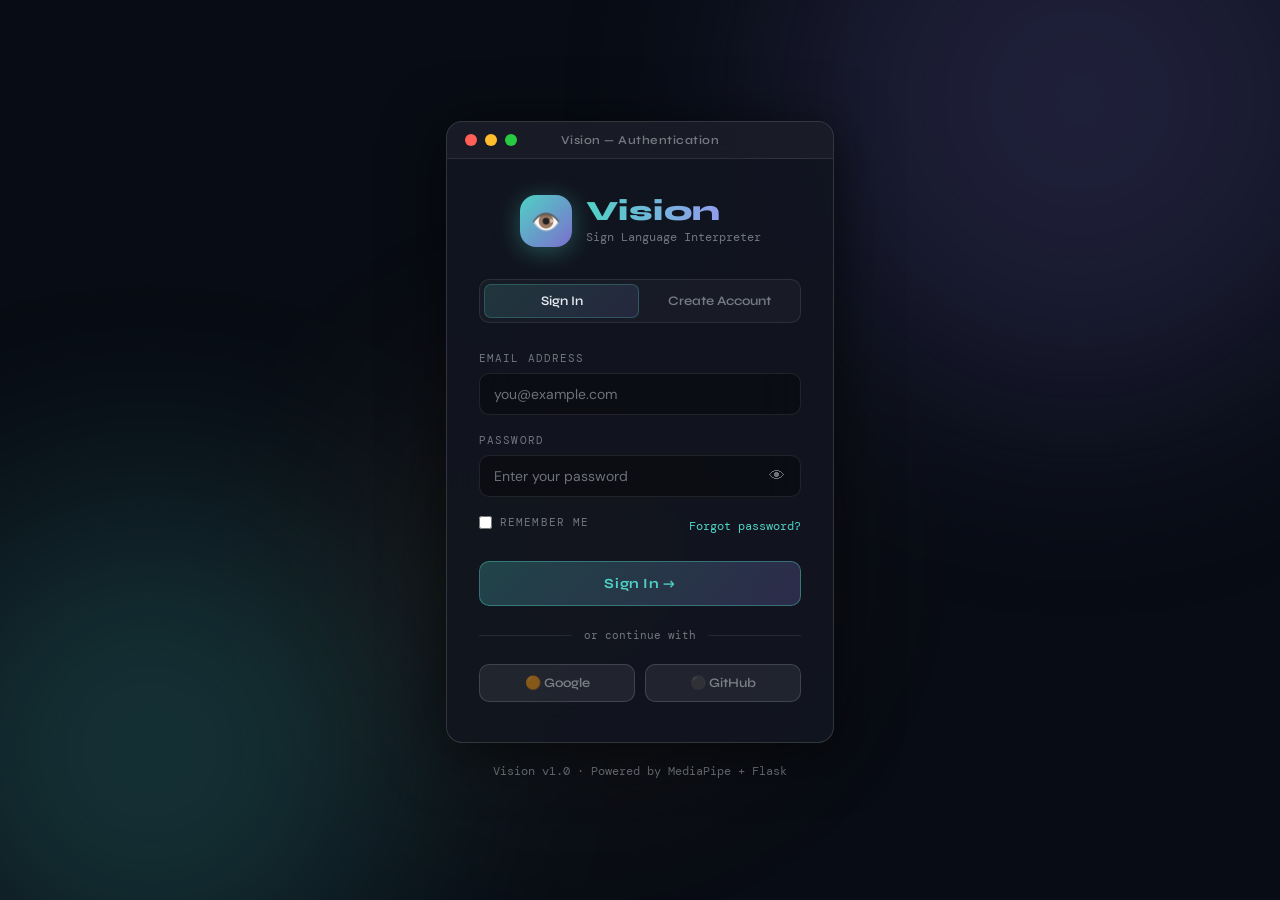
<file: login.html>
<!DOCTYPE html>
<html lang="en">
<head>
  <meta charset="UTF-8" />
  <meta name="viewport" content="width=device-width, initial-scale=1.0" />
  <title>SAHAY — Sign in</title>
  <link rel="preconnect" href="https://fonts.googleapis.com" />
  <link href="https://fonts.googleapis.com/css2?family=Syne:wght@400;600;700;800&family=DM+Mono:wght@300;400;500&family=DM+Sans:wght@300;400;500&display=swap" rel="stylesheet" />
  <style>
    :root {
      --bg:       #080c14;
      --surface:  rgba(255,255,255,0.04);
      --surface2: rgba(255,255,255,0.07);
      --border:   rgba(255,255,255,0.09);
      --border2:  rgba(255,255,255,0.14);
      --accent:   #4fd1c5;
      --accent2:  #7c6fcd;
      --accent3:  #f6ad55;
      --text:     #e8edf5;
      --muted:    rgba(232,237,245,0.45);
      --danger:   #fc8181;
      --success:  #68d391;
      --font-head:'Syne', sans-serif;
      --font-body:'DM Sans', sans-serif;
      --font-mono:'DM Mono', monospace;
    }
    *, *::before, *::after { box-sizing: border-box; margin: 0; padding: 0; }
    html { scroll-behavior: smooth; }
    body {
      font-family: var(--font-body);
      background: var(--bg);
      color: var(--text);
      min-height: 100vh;
      display: flex;
      align-items: center;
      justify-content: center;
      overflow: hidden;
      -webkit-font-smoothing: antialiased;
    }

    /* Background orbs */
    .bg-orbs { position: fixed; inset: 0; pointer-events: none; z-index: 0; overflow: hidden; }
    .orb { position: absolute; border-radius: 50%; filter: blur(120px); opacity: 0.2; animation: drift 20s ease-in-out infinite alternate; }
    .orb-1 { width: 600px; height: 600px; background: var(--accent2); top: -200px; right: -100px; }
    .orb-2 { width: 500px; height: 500px; background: var(--accent); bottom: -100px; left: -100px; animation-delay: -7s; }
    .orb-3 { width: 400px; height: 400px; background: var(--accent3); top: 40%; left: 30%; animation-delay: -14s; opacity: 0.08; }
    @keyframes drift {
      from { transform: translate(0,0) scale(1); }
      to   { transform: translate(40px,30px) scale(1.05); }
    }

    /* Card */
    .login-wrap {
      position: relative;
      z-index: 1;
      width: 100%;
      max-width: 420px;
      padding: 16px;
      animation: fade-up 0.6s cubic-bezier(0.34,1.56,0.64,1);
    }
    @keyframes fade-up {
      from { opacity: 0; transform: translateY(30px); }
      to   { opacity: 1; transform: translateY(0); }
    }

    /* macOS chrome */
    .mac-window {
      background: rgba(18,22,32,0.90);
      backdrop-filter: blur(40px) saturate(180%);
      -webkit-backdrop-filter: blur(40px) saturate(180%);
      border: 1px solid var(--border2);
      border-radius: 16px;
      box-shadow: 0 8px 60px rgba(0,0,0,0.6);
      overflow: hidden;
    }
    .mac-titlebar {
      display: flex;
      align-items: center;
      gap: 8px;
      padding: 12px 18px;
      background: rgba(255,255,255,0.03);
      border-bottom: 1px solid var(--border);
      position: relative;
    }
    .mac-dot { width: 12px; height: 12px; border-radius: 50%; }
    .mac-dot.close { background: #ff5f57; }
    .mac-dot.min   { background: #ffbd2e; }
    .mac-dot.max   { background: #28ca42; }
    .mac-title {
      position: absolute; left: 50%; transform: translateX(-50%);
      font-family: var(--font-head); font-size: 12px; font-weight: 600;
      color: var(--muted); letter-spacing: 0.04em;
    }

    .login-body { padding: 36px 32px 40px; }

    /* Logo */
    .logo-group {
      display: flex; align-items: center; gap: 14px; margin-bottom: 32px; justify-content: center;
    }
    .logo-icon {
      width: 52px; height: 52px;
      background: linear-gradient(135deg, var(--accent), var(--accent2));
      border-radius: 16px;
      display: flex; align-items: center; justify-content: center;
      font-size: 24px;
      box-shadow: 0 4px 24px rgba(79,209,197,0.35);
    }
    .logo-text h1 {
      font-family: var(--font-head); font-size: 28px; font-weight: 800;
      background: linear-gradient(90deg, var(--accent), #a78bfa);
      -webkit-background-clip: text; -webkit-text-fill-color: transparent; background-clip: text;
      line-height: 1; letter-spacing: 0.02em;
    }
    .logo-text p { font-size: 12px; color: var(--muted); margin-top: 4px; font-family: var(--font-mono); }

    /* Tabs (Sign In / Sign Up) */
    .auth-tabs {
      display: flex; gap: 4px;
      background: rgba(255,255,255,0.03);
      border: 1px solid var(--border);
      border-radius: 10px; padding: 4px;
      margin-bottom: 28px;
    }
    .auth-tab {
      flex: 1; padding: 8px; border-radius: 7px;
      font-size: 13px; font-weight: 600; font-family: var(--font-head);
      cursor: pointer; border: none; background: transparent;
      color: var(--muted); transition: all 0.2s;
    }
    .auth-tab.active {
      background: linear-gradient(135deg, rgba(79,209,197,0.15), rgba(124,111,205,0.15));
      color: var(--text); border: 1px solid rgba(79,209,197,0.25);
    }

    /* Form */
    .form-group { margin-bottom: 18px; }
    label {
      display: block; font-family: var(--font-mono); font-size: 11px;
      letter-spacing: 0.1em; text-transform: uppercase; color: var(--muted); margin-bottom: 8px;
    }
    input[type="text"], input[type="email"], input[type="password"] {
      width: 100%; padding: 11px 14px;
      background: rgba(0,0,0,0.35);
      border: 1px solid var(--border);
      border-radius: 10px;
      font-family: var(--font-body); font-size: 14px;
      color: var(--text); outline: none;
      transition: border-color 0.2s, box-shadow 0.2s;
    }
    input:focus { border-color: var(--accent); box-shadow: 0 0 0 3px rgba(79,209,197,0.1); }
    input::placeholder { color: var(--muted); }

    /* Password wrapper */
    .pw-wrap { position: relative; }
    .pw-toggle {
      position: absolute; right: 12px; top: 50%; transform: translateY(-50%);
      background: none; border: none; cursor: pointer; color: var(--muted);
      font-size: 16px; padding: 4px; transition: color 0.2s;
    }
    .pw-toggle:hover { color: var(--text); }

    /* Remember + Forgot */
    .form-row {
      display: flex; align-items: center; justify-content: space-between;
      margin-bottom: 24px; font-size: 13px;
    }
    .remember { display: flex; align-items: center; gap: 8px; cursor: pointer; }
    .remember input[type="checkbox"] { accent-color: var(--accent); }
    .forgot { color: var(--accent); font-size: 12px; font-family: var(--font-mono); text-decoration: none; }
    .forgot:hover { text-decoration: underline; }

    /* Submit button */
    .btn-submit {
      width: 100%; padding: 13px;
      background: linear-gradient(135deg, rgba(79,209,197,0.25), rgba(124,111,205,0.25));
      border: 1px solid rgba(79,209,197,0.4);
      border-radius: 10px; color: var(--accent);
      font-family: var(--font-head); font-size: 14px; font-weight: 700;
      cursor: pointer; transition: all 0.2s; letter-spacing: 0.04em;
    }
    .btn-submit:hover {
      background: linear-gradient(135deg, rgba(79,209,197,0.35), rgba(124,111,205,0.35));
      box-shadow: 0 4px 24px rgba(79,209,197,0.2);
      transform: translateY(-1px);
    }
    .btn-submit:active { transform: scale(0.98); }

    /* Divider */
    .or-divider {
      display: flex; align-items: center; gap: 12px;
      margin: 22px 0; font-size: 11px; font-family: var(--font-mono); color: var(--muted);
    }
    .or-divider::before, .or-divider::after {
      content: ''; flex: 1; height: 1px; background: var(--border);
    }

    /* Social buttons */
    .social-btns { display: flex; gap: 10px; }
    .btn-social {
      flex: 1; display: flex; align-items: center; justify-content: center; gap: 8px;
      padding: 10px; border-radius: 10px;
      background: var(--surface2); border: 1px solid var(--border2);
      color: var(--muted); font-family: var(--font-head); font-size: 13px; font-weight: 600;
      cursor: pointer; transition: all 0.2s;
    }
    .btn-social:hover { color: var(--text); background: rgba(255,255,255,0.1); transform: translateY(-1px); }

    /* Error / success message */
    .msg-box {
      display: none; padding: 10px 14px; border-radius: 8px;
      font-size: 13px; font-family: var(--font-mono); margin-bottom: 16px;
    }
    .msg-box.error { background: rgba(252,129,129,0.1); border: 1px solid rgba(252,129,129,0.3); color: var(--danger); display: flex; }
    .msg-box.success { background: rgba(104,211,145,0.1); border: 1px solid rgba(104,211,145,0.3); color: var(--success); display: flex; }

    /* Panels */
    .auth-panel { display: none; }
    .auth-panel.active { display: block; }

    /* Footer note */
    .login-note { text-align: center; margin-top: 20px; font-size: 12px; color: var(--muted); font-family: var(--font-mono); }
  </style>
</head>
<body>

<div class="bg-orbs">
  <div class="orb orb-1"></div>
  <div class="orb orb-2"></div>
  <div class="orb orb-3"></div>
</div>

<div class="login-wrap">
  <div class="mac-window">
    <div class="mac-titlebar">
      <div class="mac-dot close"></div>
      <div class="mac-dot min"></div>
      <div class="mac-dot max"></div>
      <div class="mac-title">Vision — Authentication</div>
    </div>

    <div class="login-body">
      <!-- Logo -->
      <div class="logo-group">
        <div class="logo-icon">👁️</div>
        <div class="logo-text">
          <h1>Vision</h1>
          <p>Sign Language Interpreter</p>
        </div>
      </div>

      <!-- Auth Tabs -->
      <div class="auth-tabs">
        <button class="auth-tab active" id="signinTab" onclick="switchTab('signin')">Sign In</button>
        <button class="auth-tab" id="signupTab" onclick="switchTab('signup')">Create Account</button>
      </div>

      <!-- Message Box -->
      <div class="msg-box" id="msgBox"></div>

      <!-- ── SIGN IN PANEL ── -->
      <div class="auth-panel active" id="signinPanel">
        <div class="form-group">
          <label>Email Address</label>
          <input type="email" id="loginEmail" placeholder="you@example.com" autocomplete="email" />
        </div>
        <div class="form-group">
          <label>Password</label>
          <div class="pw-wrap">
            <input type="password" id="loginPassword" placeholder="Enter your password" autocomplete="current-password" />
            <button class="pw-toggle" onclick="togglePw('loginPassword', this)">👁</button>
          </div>
        </div>
        <div class="form-row">
          <label class="remember">
            <input type="checkbox" id="rememberMe" /> Remember me
          </label>
          <a href="#" class="forgot">Forgot password?</a>
        </div>
        <button class="btn-submit" onclick="handleSignIn()">Sign In →</button>

        <div class="or-divider">or continue with</div>
        <div class="social-btns">
          <button class="btn-social" onclick="socialLogin('google')">🟠 Google</button>
          <button class="btn-social" onclick="socialLogin('github')">⚫ GitHub</button>
        </div>
      </div>

      <!-- ── SIGN UP PANEL ── -->
      <div class="auth-panel" id="signupPanel">
        <div class="form-group">
          <label>Full Name</label>
          <input type="text" id="signupName" placeholder="Your name" autocomplete="name" />
        </div>
        <div class="form-group">
          <label>Email Address</label>
          <input type="email" id="signupEmail" placeholder="you@example.com" autocomplete="email" />
        </div>
        <div class="form-group">
          <label>Password</label>
          <div class="pw-wrap">
            <input type="password" id="signupPassword" placeholder="Min 8 characters" autocomplete="new-password" />
            <button class="pw-toggle" onclick="togglePw('signupPassword', this)">👁</button>
          </div>
        </div>
        <div class="form-group">
          <label>Confirm Password</label>
          <div class="pw-wrap">
            <input type="password" id="signupConfirm" placeholder="Repeat password" autocomplete="new-password" />
            <button class="pw-toggle" onclick="togglePw('signupConfirm', this)">👁</button>
          </div>
        </div>
        <button class="btn-submit" onclick="handleSignUp()">Create Account →</button>
      </div>

    </div><!-- login-body -->
  </div><!-- mac-window -->
  <div class="login-note">Vision v1.0 · Powered by MediaPipe + Flask</div>
</div>

<script>
  const BACKEND = "http://localhost:5050";

  function switchTab(tab) {
    document.querySelectorAll('.auth-tab').forEach(t => t.classList.remove('active'));
    document.querySelectorAll('.auth-panel').forEach(p => p.classList.remove('active'));
    document.getElementById(tab + 'Tab').classList.add('active');
    document.getElementById(tab + 'Panel').classList.add('active');
    hideMsg();
  }

  function showMsg(text, type = 'error') {
    const box = document.getElementById('msgBox');
    box.textContent = (type === 'error' ? '⚠️ ' : '✅ ') + text;
    box.className = 'msg-box ' + type;
  }
  function hideMsg() {
    document.getElementById('msgBox').className = 'msg-box';
  }

  function togglePw(id, btn) {
    const inp = document.getElementById(id);
    if (inp.type === 'password') { inp.type = 'text'; btn.textContent = '🙈'; }
    else { inp.type = 'password'; btn.textContent = '👁'; }
  }

  async function handleSignIn() {
    const email    = document.getElementById('loginEmail').value.trim();
    const password = document.getElementById('loginPassword').value;
    if (!email || !password) return showMsg('Please fill in all fields.');
    try {
      const res  = await fetch(`${BACKEND}/api/auth/login`, {
        method: 'POST',
        headers: { 'Content-Type': 'application/json' },
        body: JSON.stringify({ email, password })
      });
      const data = await res.json();
      if (data.success) {
        localStorage.setItem('vision_token', data.token);
        localStorage.setItem('vision_user',  JSON.stringify(data.user));
        showMsg('Login successful! Redirecting…', 'success');
        setTimeout(() => window.location.href = 'index.html', 1000);
      } else {
        showMsg(data.error || 'Invalid credentials.');
      }
    } catch {
      // Demo mode — bypass backend if not running
      showMsg('Backend offline. Demo login…', 'success');
      localStorage.setItem('vision_token', 'demo-token');
      localStorage.setItem('vision_user', JSON.stringify({ name: 'Demo User', email }));
      setTimeout(() => window.location.href = 'index.html', 1000);
    }
  }

  async function handleSignUp() {
    const name     = document.getElementById('signupName').value.trim();
    const email    = document.getElementById('signupEmail').value.trim();
    const password = document.getElementById('signupPassword').value;
    const confirm  = document.getElementById('signupConfirm').value;
    if (!name || !email || !password) return showMsg('Please fill in all fields.');
    if (password !== confirm) return showMsg('Passwords do not match.');
    if (password.length < 8) return showMsg('Password must be at least 8 characters.');
    try {
      const res  = await fetch(`${BACKEND}/api/auth/register`, {
        method: 'POST',
        headers: { 'Content-Type': 'application/json' },
        body: JSON.stringify({ name, email, password })
      });
      const data = await res.json();
      if (data.success) {
        showMsg('Account created! Please sign in.', 'success');
        setTimeout(() => switchTab('signin'), 1500);
      } else {
        showMsg(data.error || 'Registration failed.');
      }
    } catch {
      showMsg('Backend offline. Using demo mode.', 'success');
      setTimeout(() => { window.location.href = 'index.html'; }, 1000);
    }
  }

  function socialLogin(provider) {
    showMsg(`${provider} OAuth not yet wired up. Use email login.`);
  }

  // If already logged in, skip login
  if (localStorage.getItem('vision_token')) {
    window.location.href = 'index.html';
  }

  // Enter key support
  document.addEventListener('keydown', e => {
    if (e.key === 'Enter') {
      const active = document.querySelector('.auth-panel.active').id;
      if (active === 'signinPanel') handleSignIn();
      else handleSignUp();
    }
  });
</script>
</body>
</html>
</file>
